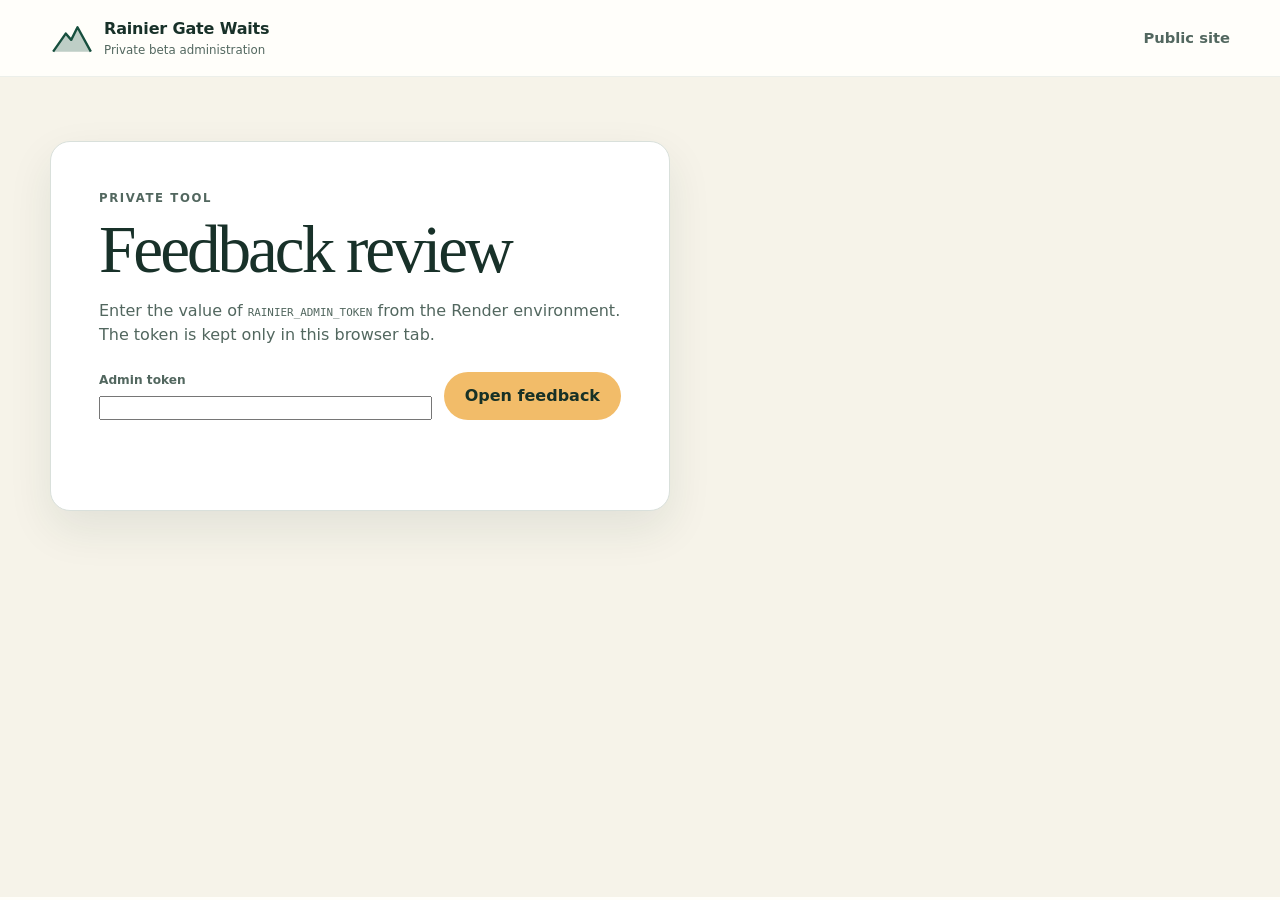
<file: admin-feedback.html>
<!doctype html>
<html lang="en">
<head>
  <meta charset="utf-8" />
  <meta name="viewport" content="width=device-width, initial-scale=1" />
  <meta name="robots" content="noindex,nofollow" />
  <title>Feedback review · Rainier Gate Waits</title>
  <link rel="stylesheet" href="styles.css" />
</head>
<body>
  <a class="skip-link" href="#main">Skip to main content</a>
  <header class="site-header">
    <div class="shell header-inner">
      <a class="brand" href="index.html" aria-label="Rainier Gate Waits home">
        <span class="brand-mark" aria-hidden="true">
          <svg viewBox="0 0 56 44" role="img">
            <path d="M4 39 20 16l7 8L35 8l17 31H4Z" fill="currentColor" opacity=".28"/>
            <path d="m4 39 16-23 7 8L35 8l17 31" fill="none" stroke="currentColor" stroke-width="3" stroke-linejoin="round"/>
          </svg>
        </span>
        <span><strong>Rainier Gate Waits</strong><small>Private beta administration</small></span>
      </a>
      <nav aria-label="Primary navigation"><a href="index.html">Public site</a></nav>
    </div>
  </header>

  <main class="admin-main" id="main">
    <div class="shell">
      <section class="admin-login" id="admin-login">
        <p class="eyebrow">Private tool</p>
        <h1>Feedback review</h1>
        <p>Enter the value of <code>RAINIER_ADMIN_TOKEN</code> from the Render environment. The token is kept only in this browser tab.</p>
        <form id="admin-login-form" class="admin-login-form">
          <label>
            Admin token
            <input type="password" id="admin-token" autocomplete="off" required />
          </label>
          <button class="button primary" type="submit">Open feedback</button>
        </form>
        <p id="admin-login-status" class="form-status" role="status"></p>
      </section>

      <section id="admin-dashboard" hidden>
        <div class="admin-heading">
          <div>
            <p class="eyebrow">Private beta administration</p>
            <h1>Feedback submissions</h1>
            <p id="feedback-count">Loading…</p>
          </div>
          <div class="admin-heading-actions">
            <button class="button secondary" type="button" id="download-feedback">Download CSV</button>
            <button class="button secondary" type="button" id="admin-logout">Lock dashboard</button>
          </div>
        </div>

        <div class="admin-toolbar">
          <label>
            Review status
            <select id="feedback-status-filter">
              <option value="">All submissions</option>
              <option value="new">New</option>
              <option value="reviewed">Reviewed</option>
              <option value="calibration">Useful for calibration</option>
              <option value="resolved">Resolved</option>
              <option value="spam">Spam</option>
            </select>
          </label>
          <button class="button secondary" type="button" id="refresh-feedback">Refresh</button>
        </div>

        <p id="admin-status" class="form-status" role="status" aria-live="polite"></p>
        <div id="feedback-list" class="feedback-admin-list"></div>
      </section>
    </div>
  </main>

  <script src="admin-feedback.js"></script>
</body>
</html>
</file>
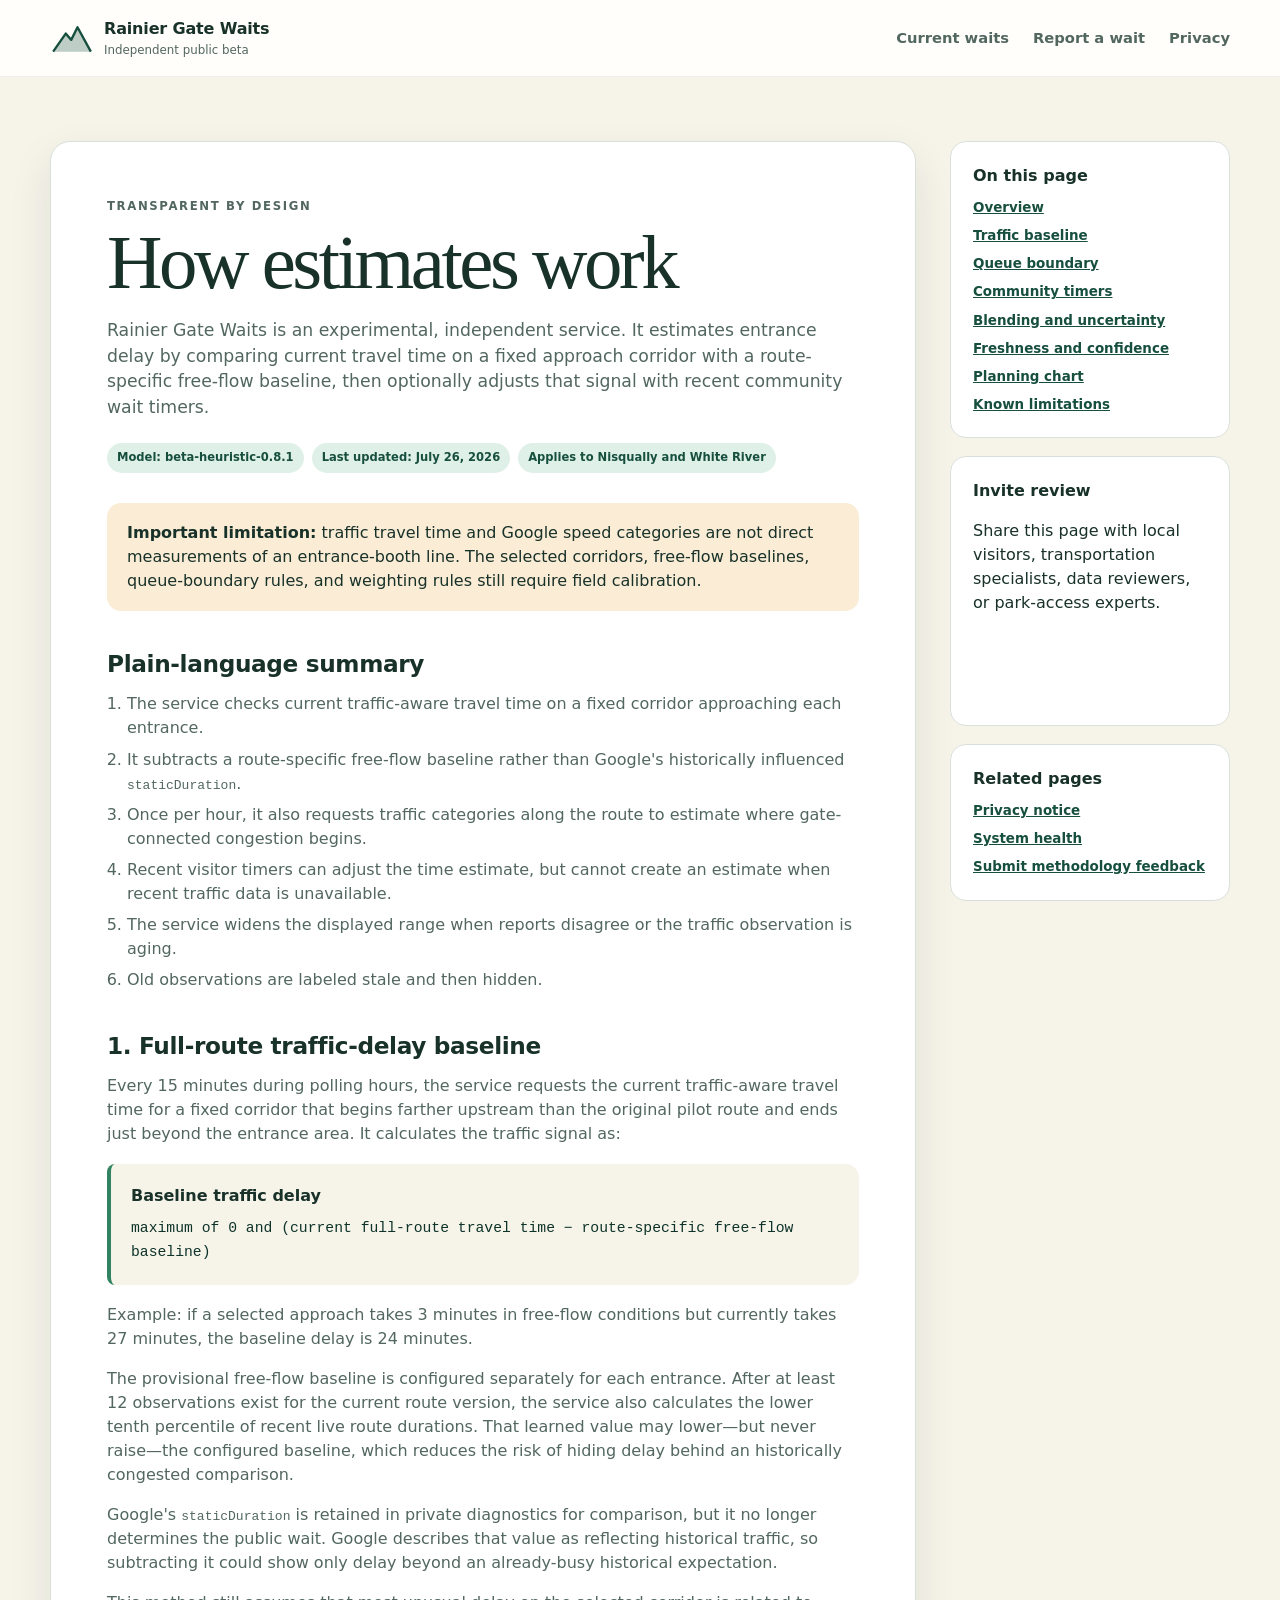
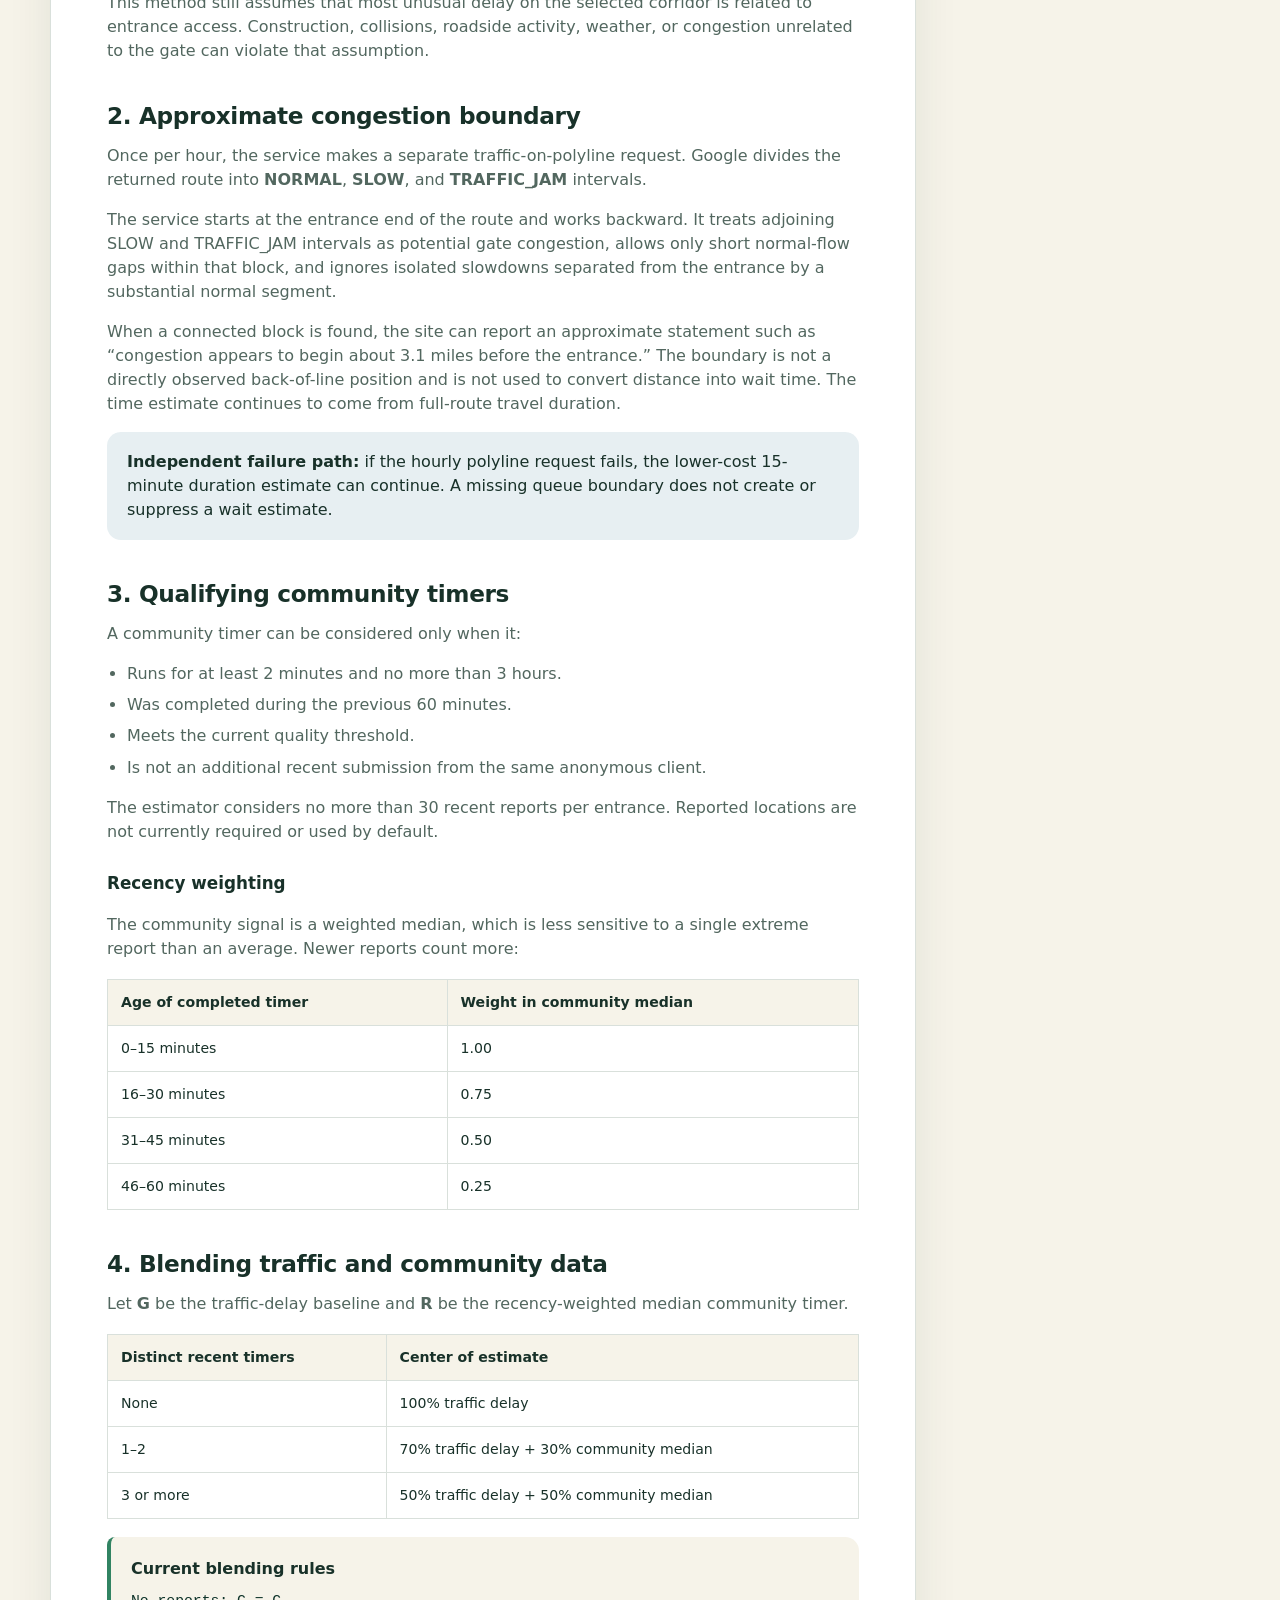
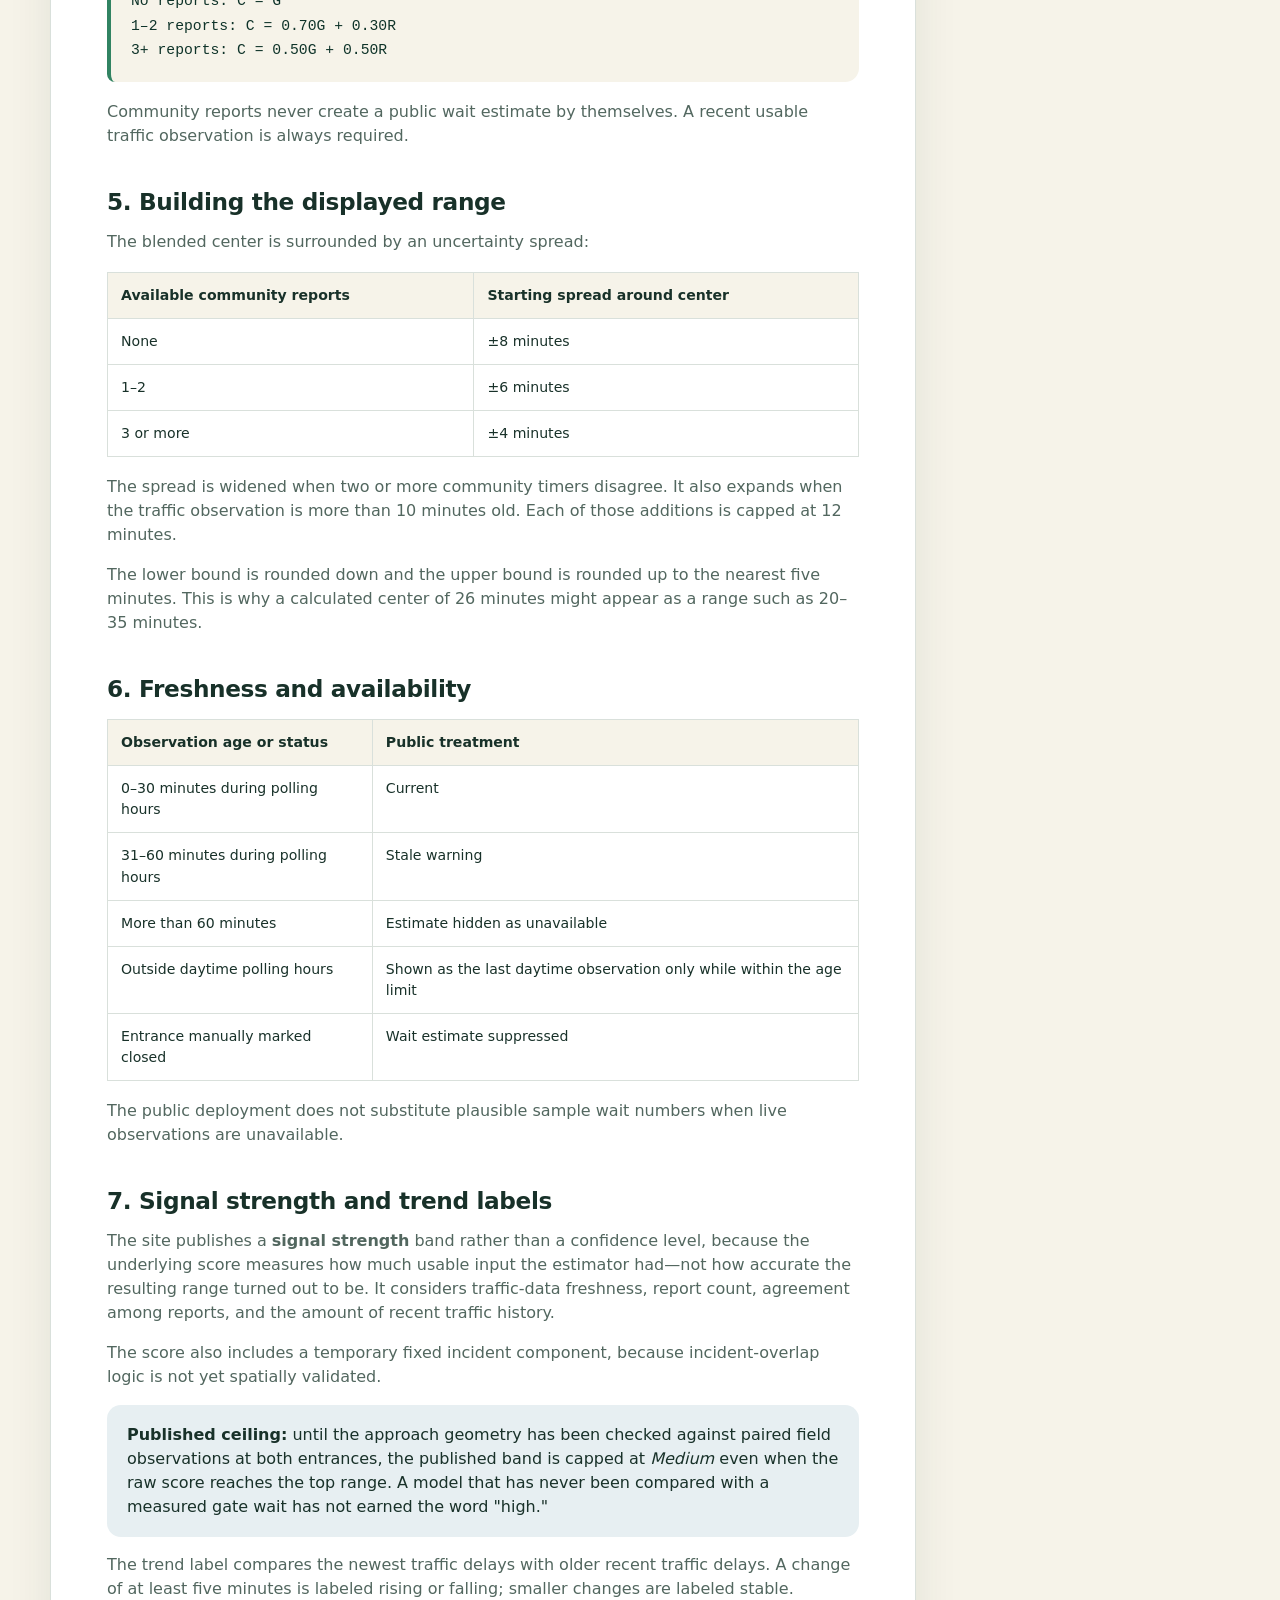
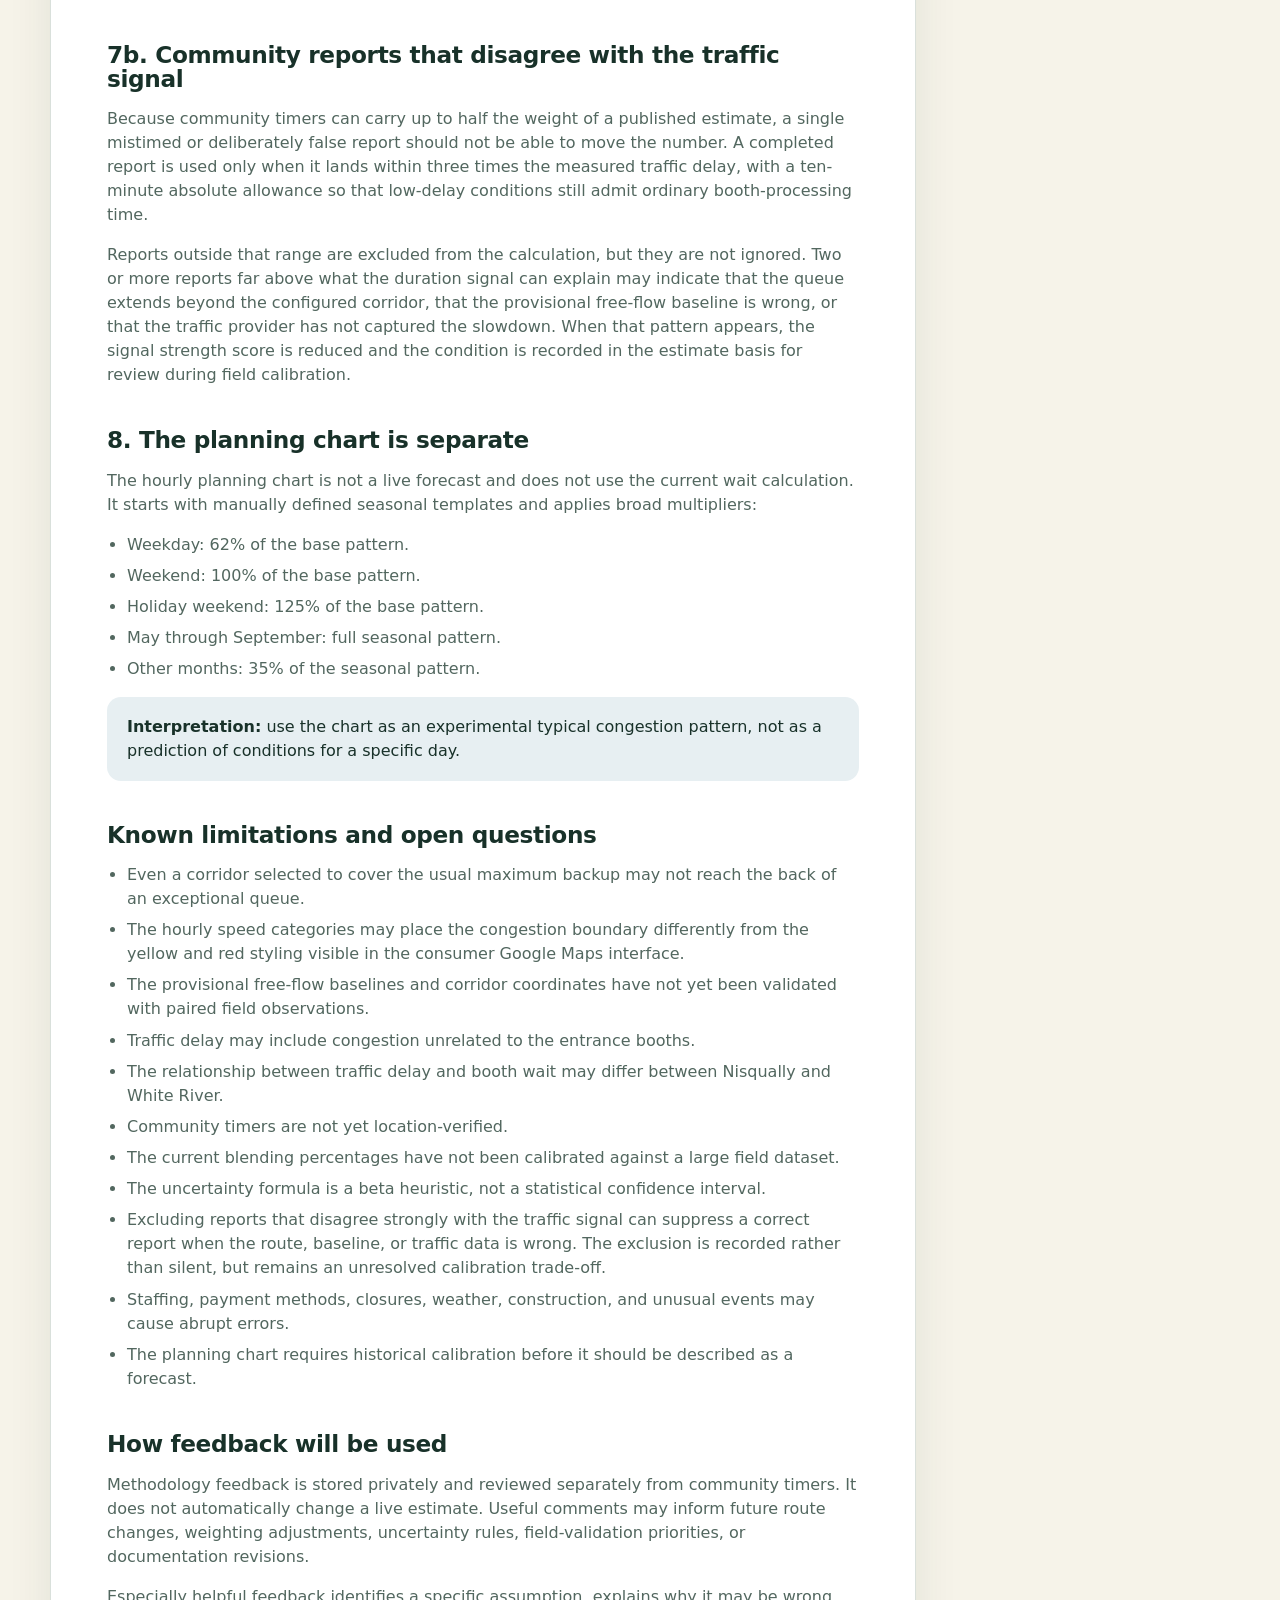
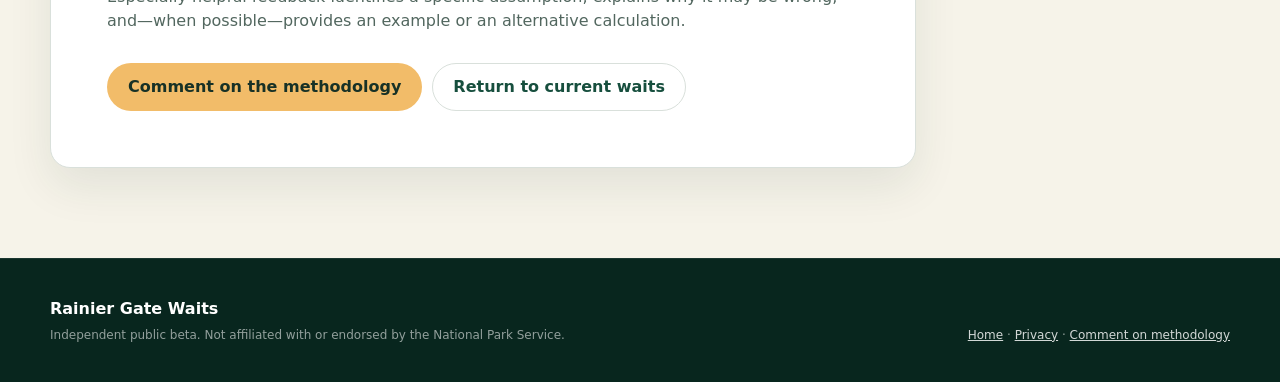
<file: methodology.html>
<!doctype html>
<html lang="en">
<head>
  <meta charset="utf-8" />
  <meta name="viewport" content="width=device-width, initial-scale=1" />
  <meta name="description" content="How Rainier Gate Waits calculates experimental entrance-delay estimates and planning patterns." />
  <title>How estimates work · Rainier Gate Waits</title>
  <meta name="theme-color" content="#1d3b2a" />
  <link rel="icon" href="favicon.svg" type="image/svg+xml" />
  <link rel="stylesheet" href="styles.css" />
</head>
<body>
  <a class="skip-link" href="#main">Skip to main content</a>

  <header class="site-header">
    <div class="shell header-inner">
      <a class="brand" href="index.html" aria-label="Rainier Gate Waits home">
        <span class="brand-mark" aria-hidden="true">
          <svg viewBox="0 0 56 44" role="img">
            <path d="M4 39 20 16l7 8L35 8l17 31H4Z" fill="currentColor" opacity=".28"/>
            <path d="m4 39 16-23 7 8L35 8l17 31" fill="none" stroke="currentColor" stroke-width="3" stroke-linejoin="round"/>
          </svg>
        </span>
        <span>
          <strong>Rainier Gate Waits</strong>
          <small>Independent public beta</small>
        </span>
      </a>
      <nav aria-label="Primary navigation">
        <a href="index.html#current">Current waits</a>
        <a href="index.html#report">Report a wait</a>
        <a href="privacy.html">Privacy</a>
      </nav>
    </div>
  </header>

  <main class="methodology-main" id="main">
    <div class="shell methodology-layout">
      <article class="methodology-card">
        <p class="eyebrow">Transparent by design</p>
        <h1>How estimates work</h1>
        <p class="methodology-lead">Rainier Gate Waits is an experimental, independent service. It estimates entrance delay by comparing current travel time on a fixed approach corridor with a route-specific free-flow baseline, then optionally adjusts that signal with recent community wait timers.</p>

        <div class="methodology-meta">
          <span>Model: beta-heuristic-0.8.1</span>
          <span>Last updated: July 26, 2026</span>
          <span>Applies to Nisqually and White River</span>
        </div>

        <div class="method-warning">
          <strong>Important limitation:</strong> traffic travel time and Google speed categories are not direct measurements of an entrance-booth line. The selected corridors, free-flow baselines, queue-boundary rules, and weighting rules still require field calibration.
        </div>

        <h2 id="summary">Plain-language summary</h2>
        <ol>
          <li>The service checks current traffic-aware travel time on a fixed corridor approaching each entrance.</li>
          <li>It subtracts a route-specific free-flow baseline rather than Google's historically influenced <code>staticDuration</code>.</li>
          <li>Once per hour, it also requests traffic categories along the route to estimate where gate-connected congestion begins.</li>
          <li>Recent visitor timers can adjust the time estimate, but cannot create an estimate when recent traffic data is unavailable.</li>
          <li>The service widens the displayed range when reports disagree or the traffic observation is aging.</li>
          <li>Old observations are labeled stale and then hidden.</li>
        </ol>

        <h2 id="traffic-baseline">1. Full-route traffic-delay baseline</h2>
        <p>Every 15 minutes during polling hours, the service requests the current traffic-aware travel time for a fixed corridor that begins farther upstream than the original pilot route and ends just beyond the entrance area. It calculates the traffic signal as:</p>
        <div class="formula-card">
          <strong>Baseline traffic delay</strong>
          <code>maximum of 0 and (current full-route travel time − route-specific free-flow baseline)</code>
        </div>
        <p>Example: if a selected approach takes 3 minutes in free-flow conditions but currently takes 27 minutes, the baseline delay is 24 minutes.</p>
        <p>The provisional free-flow baseline is configured separately for each entrance. After at least 12 observations exist for the current route version, the service also calculates the lower tenth percentile of recent live route durations. That learned value may lower—but never raise—the configured baseline, which reduces the risk of hiding delay behind an historically congested comparison.</p>
        <p>Google's <code>staticDuration</code> is retained in private diagnostics for comparison, but it no longer determines the public wait. Google describes that value as reflecting historical traffic, so subtracting it could show only delay beyond an already-busy historical expectation.</p>
        <p>This method still assumes that most unusual delay on the selected corridor is related to entrance access. Construction, collisions, roadside activity, weather, or congestion unrelated to the gate can violate that assumption.</p>

        <h2 id="queue-boundary">2. Approximate congestion boundary</h2>
        <p>Once per hour, the service makes a separate traffic-on-polyline request. Google divides the returned route into <strong>NORMAL</strong>, <strong>SLOW</strong>, and <strong>TRAFFIC_JAM</strong> intervals.</p>
        <p>The service starts at the entrance end of the route and works backward. It treats adjoining SLOW and TRAFFIC_JAM intervals as potential gate congestion, allows only short normal-flow gaps within that block, and ignores isolated slowdowns separated from the entrance by a substantial normal segment.</p>
        <p>When a connected block is found, the site can report an approximate statement such as “congestion appears to begin about 3.1 miles before the entrance.” The boundary is not a directly observed back-of-line position and is not used to convert distance into wait time. The time estimate continues to come from full-route travel duration.</p>
        <div class="method-note"><strong>Independent failure path:</strong> if the hourly polyline request fails, the lower-cost 15-minute duration estimate can continue. A missing queue boundary does not create or suppress a wait estimate.</div>

        <h2 id="community-timers">3. Qualifying community timers</h2>
        <p>A community timer can be considered only when it:</p>
        <ul>
          <li>Runs for at least 2 minutes and no more than 3 hours.</li>
          <li>Was completed during the previous 60 minutes.</li>
          <li>Meets the current quality threshold.</li>
          <li>Is not an additional recent submission from the same anonymous client.</li>
        </ul>
        <p>The estimator considers no more than 30 recent reports per entrance. Reported locations are not currently required or used by default.</p>

        <h3>Recency weighting</h3>
        <p>The community signal is a weighted median, which is less sensitive to a single extreme report than an average. Newer reports count more:</p>
        <div class="method-table-wrap">
          <table class="method-table">
            <thead><tr><th>Age of completed timer</th><th>Weight in community median</th></tr></thead>
            <tbody>
              <tr><td>0–15 minutes</td><td>1.00</td></tr>
              <tr><td>16–30 minutes</td><td>0.75</td></tr>
              <tr><td>31–45 minutes</td><td>0.50</td></tr>
              <tr><td>46–60 minutes</td><td>0.25</td></tr>
            </tbody>
          </table>
        </div>

        <h2 id="blending">4. Blending traffic and community data</h2>
        <p>Let <strong>G</strong> be the traffic-delay baseline and <strong>R</strong> be the recency-weighted median community timer.</p>
        <div class="method-table-wrap">
          <table class="method-table">
            <thead><tr><th>Distinct recent timers</th><th>Center of estimate</th></tr></thead>
            <tbody>
              <tr><td>None</td><td>100% traffic delay</td></tr>
              <tr><td>1–2</td><td>70% traffic delay + 30% community median</td></tr>
              <tr><td>3 or more</td><td>50% traffic delay + 50% community median</td></tr>
            </tbody>
          </table>
        </div>
        <div class="formula-card">
          <strong>Current blending rules</strong>
          <code>No reports: C = G<br />1–2 reports: C = 0.70G + 0.30R<br />3+ reports: C = 0.50G + 0.50R</code>
        </div>
        <p>Community reports never create a public wait estimate by themselves. A recent usable traffic observation is always required.</p>

        <h2 id="uncertainty">5. Building the displayed range</h2>
        <p>The blended center is surrounded by an uncertainty spread:</p>
        <div class="method-table-wrap">
          <table class="method-table">
            <thead><tr><th>Available community reports</th><th>Starting spread around center</th></tr></thead>
            <tbody>
              <tr><td>None</td><td>±8 minutes</td></tr>
              <tr><td>1–2</td><td>±6 minutes</td></tr>
              <tr><td>3 or more</td><td>±4 minutes</td></tr>
            </tbody>
          </table>
        </div>
        <p>The spread is widened when two or more community timers disagree. It also expands when the traffic observation is more than 10 minutes old. Each of those additions is capped at 12 minutes.</p>
        <p>The lower bound is rounded down and the upper bound is rounded up to the nearest five minutes. This is why a calculated center of 26 minutes might appear as a range such as 20–35 minutes.</p>

        <h2 id="freshness">6. Freshness and availability</h2>
        <div class="method-table-wrap">
          <table class="method-table">
            <thead><tr><th>Observation age or status</th><th>Public treatment</th></tr></thead>
            <tbody>
              <tr><td>0–30 minutes during polling hours</td><td>Current</td></tr>
              <tr><td>31–60 minutes during polling hours</td><td>Stale warning</td></tr>
              <tr><td>More than 60 minutes</td><td>Estimate hidden as unavailable</td></tr>
              <tr><td>Outside daytime polling hours</td><td>Shown as the last daytime observation only while within the age limit</td></tr>
              <tr><td>Entrance manually marked closed</td><td>Wait estimate suppressed</td></tr>
            </tbody>
          </table>
        </div>
        <p>The public deployment does not substitute plausible sample wait numbers when live observations are unavailable.</p>

        <h2 id="confidence">7. Signal strength and trend labels</h2>
        <p>The site publishes a <strong>signal strength</strong> band rather than a confidence level, because the underlying score measures how much usable input the estimator had—not how accurate the resulting range turned out to be. It considers traffic-data freshness, report count, agreement among reports, and the amount of recent traffic history.</p>
        <p>The score also includes a temporary fixed incident component, because incident-overlap logic is not yet spatially validated.</p>
        <div class="method-note"><strong>Published ceiling:</strong> until the approach geometry has been checked against paired field observations at both entrances, the published band is capped at <em>Medium</em> even when the raw score reaches the top range. A model that has never been compared with a measured gate wait has not earned the word "high."</div>
        <p>The trend label compares the newest traffic delays with older recent traffic delays. A change of at least five minutes is labeled rising or falling; smaller changes are labeled stable.</p>

        <h2 id="outliers">7b. Community reports that disagree with the traffic signal</h2>
        <p>Because community timers can carry up to half the weight of a published estimate, a single mistimed or deliberately false report should not be able to move the number. A completed report is used only when it lands within three times the measured traffic delay, with a ten-minute absolute allowance so that low-delay conditions still admit ordinary booth-processing time.</p>
        <p>Reports outside that range are excluded from the calculation, but they are not ignored. Two or more reports far above what the duration signal can explain may indicate that the queue extends beyond the configured corridor, that the provisional free-flow baseline is wrong, or that the traffic provider has not captured the slowdown. When that pattern appears, the signal strength score is reduced and the condition is recorded in the estimate basis for review during field calibration.</p>

        <h2 id="planning-chart">8. The planning chart is separate</h2>
        <p>The hourly planning chart is not a live forecast and does not use the current wait calculation. It starts with manually defined seasonal templates and applies broad multipliers:</p>
        <ul>
          <li>Weekday: 62% of the base pattern.</li>
          <li>Weekend: 100% of the base pattern.</li>
          <li>Holiday weekend: 125% of the base pattern.</li>
          <li>May through September: full seasonal pattern.</li>
          <li>Other months: 35% of the seasonal pattern.</li>
        </ul>
        <div class="method-note"><strong>Interpretation:</strong> use the chart as an experimental typical congestion pattern, not as a prediction of conditions for a specific day.</div>

        <h2 id="limitations">Known limitations and open questions</h2>
        <ul>
          <li>Even a corridor selected to cover the usual maximum backup may not reach the back of an exceptional queue.</li>
          <li>The hourly speed categories may place the congestion boundary differently from the yellow and red styling visible in the consumer Google Maps interface.</li>
          <li>The provisional free-flow baselines and corridor coordinates have not yet been validated with paired field observations.</li>
          <li>Traffic delay may include congestion unrelated to the entrance booths.</li>
          <li>The relationship between traffic delay and booth wait may differ between Nisqually and White River.</li>
          <li>Community timers are not yet location-verified.</li>
          <li>The current blending percentages have not been calibrated against a large field dataset.</li>
          <li>The uncertainty formula is a beta heuristic, not a statistical confidence interval.</li>
          <li>Excluding reports that disagree strongly with the traffic signal can suppress a correct report when the route, baseline, or traffic data is wrong. The exclusion is recorded rather than silent, but remains an unresolved calibration trade-off.</li>
          <li>Staffing, payment methods, closures, weather, construction, and unusual events may cause abrupt errors.</li>
          <li>The planning chart requires historical calibration before it should be described as a forecast.</li>
        </ul>

        <h2 id="feedback-use">How feedback will be used</h2>
        <p>Methodology feedback is stored privately and reviewed separately from community timers. It does not automatically change a live estimate. Useful comments may inform future route changes, weighting adjustments, uncertainty rules, field-validation priorities, or documentation revisions.</p>
        <p>Especially helpful feedback identifies a specific assumption, explains why it may be wrong, and—when possible—provides an example or an alternative calculation.</p>

        <div class="methodology-actions">
          <a class="button primary" href="index.html?feedback=methodology#method">Comment on the methodology</a>
          <a class="button secondary" href="index.html#current">Return to current waits</a>
        </div>
      </article>

      <aside class="methodology-sidebar" aria-label="Methodology navigation and sharing">
        <div class="methodology-sidebar-card">
          <strong>On this page</strong>
          <a href="#summary">Overview</a>
          <a href="#traffic-baseline">Traffic baseline</a>
          <a href="#queue-boundary">Queue boundary</a>
          <a href="#community-timers">Community timers</a>
          <a href="#blending">Blending and uncertainty</a>
          <a href="#freshness">Freshness and confidence</a>
          <a href="#planning-chart">Planning chart</a>
          <a href="#limitations">Known limitations</a>
        </div>
        <div class="methodology-sidebar-card">
          <strong>Invite review</strong>
          <p>Share this page with local visitors, transportation specialists, data reviewers, or park-access experts.</p>
          <button class="button secondary" type="button" id="copy-methodology-link">Copy page link</button>
          <p class="copy-status" id="copy-methodology-status" role="status" aria-live="polite"></p>
        </div>
        <div class="methodology-sidebar-card">
          <strong>Related pages</strong>
          <a href="privacy.html">Privacy notice</a>
          <a href="/api/v1/health">System health</a>
          <a href="index.html?feedback=methodology#method">Submit methodology feedback</a>
        </div>
      </aside>
    </div>
  </main>

  <footer>
    <div class="shell footer-inner">
      <div>
        <strong>Rainier Gate Waits</strong>
        <p>Independent public beta. Not affiliated with or endorsed by the National Park Service.</p>
      </div>
      <p><a href="index.html">Home</a> · <a href="privacy.html">Privacy</a> · <a href="index.html?feedback=methodology#method">Comment on methodology</a></p>
    </div>
  </footer>

  <script src="methodology.js"></script>
</body>
</html>
</file>
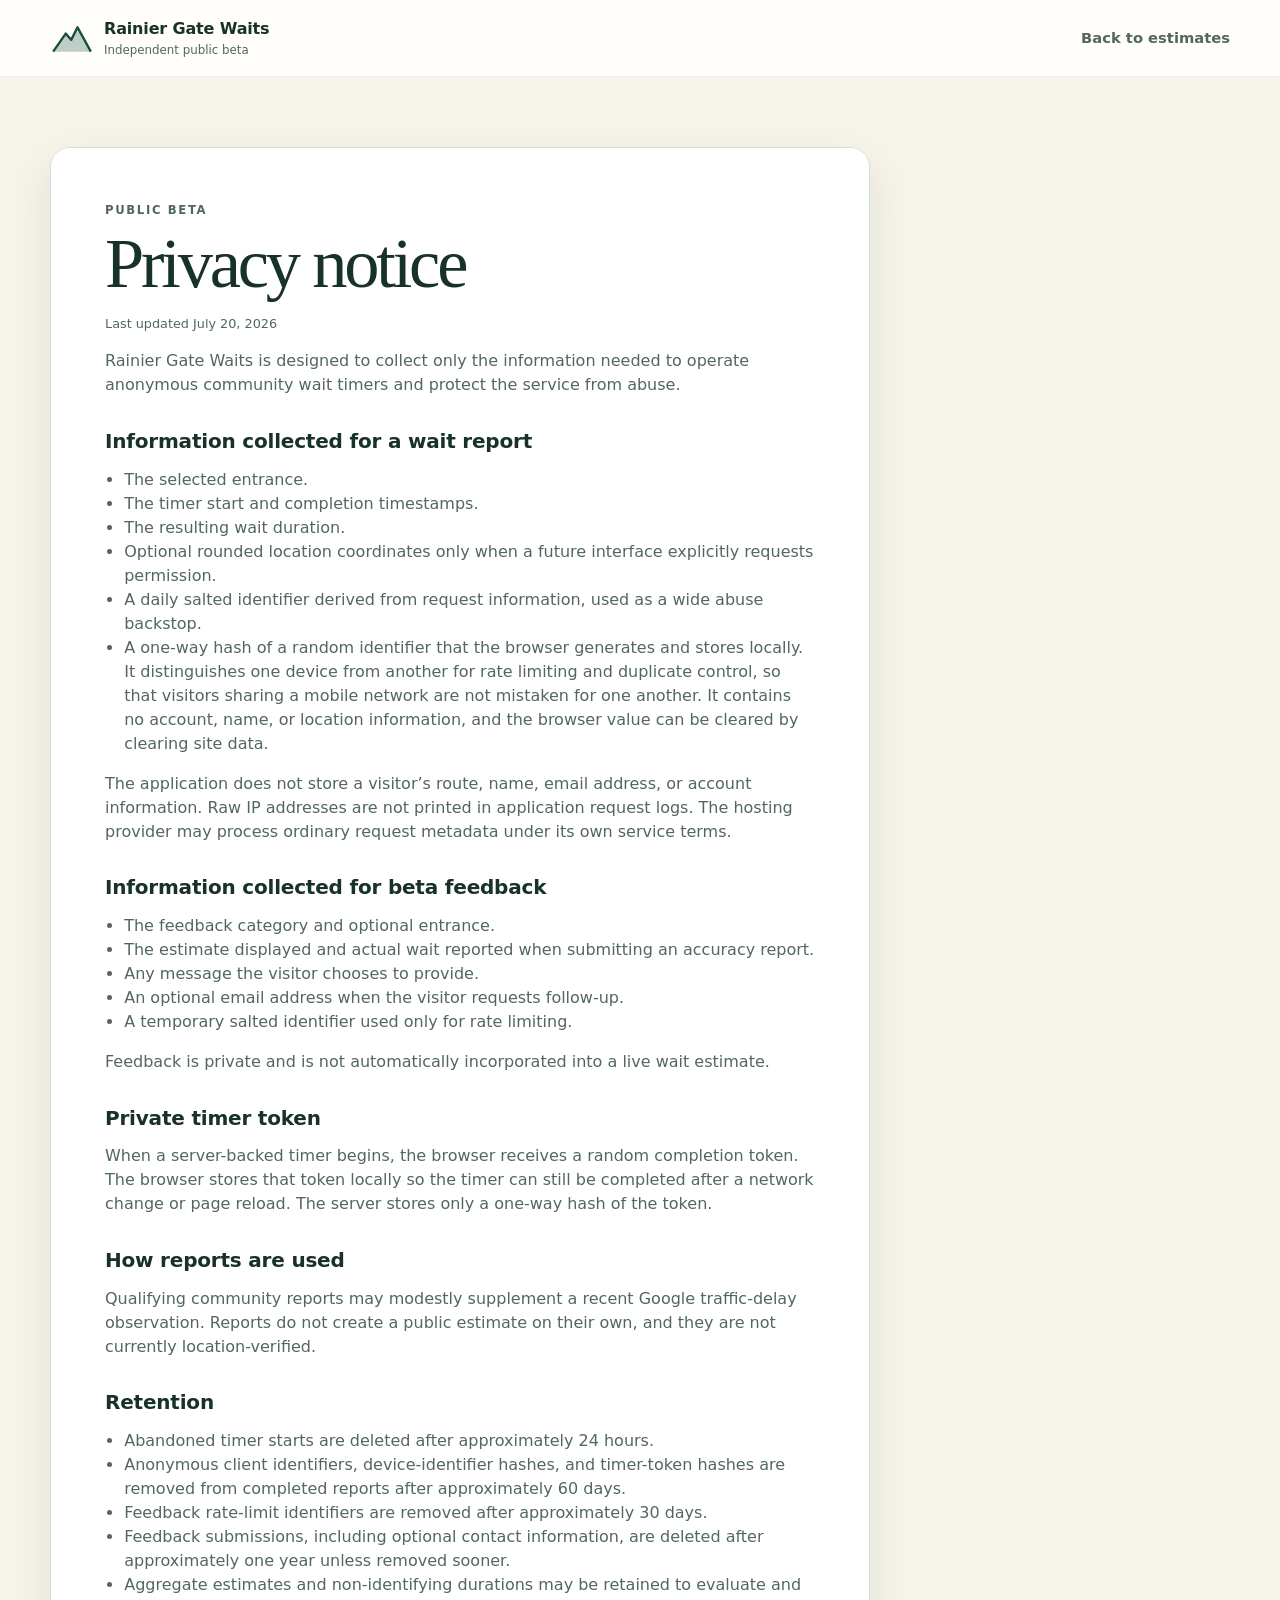
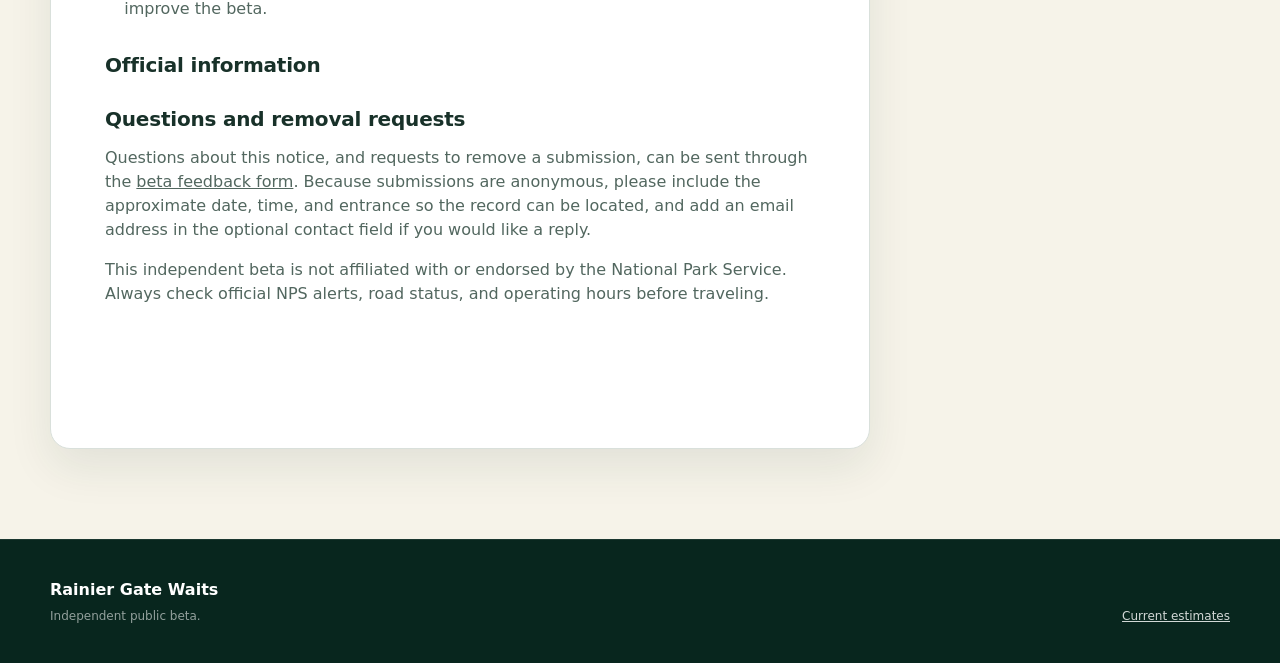
<file: privacy.html>
<!doctype html>
<html lang="en">
<head>
  <meta charset="utf-8" />
  <meta name="viewport" content="width=device-width, initial-scale=1" />
  <meta name="description" content="Privacy notice for the Rainier Gate Waits public beta." />
  <title>Privacy · Rainier Gate Waits</title>
  <meta name="theme-color" content="#1d3b2a" />
  <link rel="icon" href="favicon.svg" type="image/svg+xml" />
  <link rel="stylesheet" href="styles.css" />
</head>
<body>
  <a class="skip-link" href="#main">Skip to main content</a>
  <header class="site-header">
    <div class="shell header-inner">
      <a class="brand" href="index.html" aria-label="Rainier Gate Waits home">
        <span class="brand-mark" aria-hidden="true">
          <svg viewBox="0 0 56 44" role="img">
            <path d="M4 39 20 16l7 8L35 8l17 31H4Z" fill="currentColor" opacity=".28"/>
            <path d="m4 39 16-23 7 8L35 8l17 31" fill="none" stroke="currentColor" stroke-width="3" stroke-linejoin="round"/>
          </svg>
        </span>
        <span><strong>Rainier Gate Waits</strong><small>Independent public beta</small></span>
      </a>
      <nav aria-label="Primary navigation"><a href="index.html">Back to estimates</a></nav>
    </div>
  </header>

  <main class="legal-main" id="main">
    <div class="shell">
      <article class="legal-card">
        <p class="eyebrow">Public beta</p>
        <h1>Privacy notice</h1>
        <p class="updated">Last updated July 20, 2026</p>
        <p>Rainier Gate Waits is designed to collect only the information needed to operate anonymous community wait timers and protect the service from abuse.</p>

        <h2>Information collected for a wait report</h2>
        <ul>
          <li>The selected entrance.</li>
          <li>The timer start and completion timestamps.</li>
          <li>The resulting wait duration.</li>
          <li>Optional rounded location coordinates only when a future interface explicitly requests permission.</li>
          <li>A daily salted identifier derived from request information, used as a wide abuse backstop.</li>
          <li>A one-way hash of a random identifier that the browser generates and stores locally. It distinguishes one device from another for rate limiting and duplicate control, so that visitors sharing a mobile network are not mistaken for one another. It contains no account, name, or location information, and the browser value can be cleared by clearing site data.</li>
        </ul>
        <p>The application does not store a visitor’s route, name, email address, or account information. Raw IP addresses are not printed in application request logs. The hosting provider may process ordinary request metadata under its own service terms.</p>

        <h2>Information collected for beta feedback</h2>
        <ul>
          <li>The feedback category and optional entrance.</li>
          <li>The estimate displayed and actual wait reported when submitting an accuracy report.</li>
          <li>Any message the visitor chooses to provide.</li>
          <li>An optional email address when the visitor requests follow-up.</li>
          <li>A temporary salted identifier used only for rate limiting.</li>
        </ul>
        <p>Feedback is private and is not automatically incorporated into a live wait estimate.</p>

        <h2>Private timer token</h2>
        <p>When a server-backed timer begins, the browser receives a random completion token. The browser stores that token locally so the timer can still be completed after a network change or page reload. The server stores only a one-way hash of the token.</p>

        <h2>How reports are used</h2>
        <p>Qualifying community reports may modestly supplement a recent Google traffic-delay observation. Reports do not create a public estimate on their own, and they are not currently location-verified.</p>

        <h2>Retention</h2>
        <ul>
          <li>Abandoned timer starts are deleted after approximately 24 hours.</li>
          <li>Anonymous client identifiers, device-identifier hashes, and timer-token hashes are removed from completed reports after approximately 60 days.</li>
          <li>Feedback rate-limit identifiers are removed after approximately 30 days.</li>
          <li>Feedback submissions, including optional contact information, are deleted after approximately one year unless removed sooner.</li>
          <li>Aggregate estimates and non-identifying durations may be retained to evaluate and improve the beta.</li>
        </ul>

        <h2>Official information</h2>
        <h2>Questions and removal requests</h2>
        <p>Questions about this notice, and requests to remove a submission, can be sent through the <a href="index.html?feedback=general#top">beta feedback form</a>. Because submissions are anonymous, please include the approximate date, time, and entrance so the record can be located, and add an email address in the optional contact field if you would like a reply.</p>
        <p>This independent beta is not affiliated with or endorsed by the National Park Service. Always check official NPS alerts, road status, and operating hours before traveling.</p>

        <a class="button secondary" href="index.html">Return to Rainier Gate Waits</a>
      </article>
    </div>
  </main>

  <footer>
    <div class="shell footer-inner">
      <div><strong>Rainier Gate Waits</strong><p>Independent public beta.</p></div>
      <p><a href="index.html">Current estimates</a></p>
    </div>
  </footer>
</body>
</html>
</file>
<file: styles.css>
:root {
  --ink: #183129;
  --ink-soft: #52675f;
  --forest: #174f3e;
  --forest-dark: #0e3329;
  --moss: #9db39e;
  --cream: #f6f3e9;
  --paper: #fffefa;
  --line: #d9e0db;
  --amber: #d68b2d;
  --amber-soft: #faecd5;
  --red: #b94a3c;
  --red-soft: #f7dfda;
  --green: #318362;
  --green-soft: #dff0e8;
  --blue-soft: #e7eff2;
  --shadow: 0 18px 45px rgba(21, 51, 41, .09);
  --radius: 20px;
}

* { box-sizing: border-box; }
html { scroll-behavior: smooth; }
body {
  margin: 0;
  color: var(--ink);
  background: var(--paper);
  font-family: Inter, ui-sans-serif, system-ui, -apple-system, BlinkMacSystemFont, "Segoe UI", sans-serif;
  line-height: 1.5;
}
button, input, select { font: inherit; }
a { color: inherit; }
svg { display: block; }

.skip-link {
  position: fixed;
  top: 8px;
  left: 8px;
  z-index: 100;
  transform: translateY(-150%);
  background: white;
  padding: .7rem 1rem;
  border-radius: 8px;
}
.skip-link:focus { transform: none; }

.shell { width: min(1180px, calc(100% - 40px)); margin-inline: auto; }
.site-header {
  position: sticky;
  top: 0;
  z-index: 50;
  background: rgba(255, 254, 250, .93);
  border-bottom: 1px solid rgba(24, 49, 41, .08);
  backdrop-filter: blur(16px);
}
.header-inner { min-height: 76px; display: flex; align-items: center; justify-content: space-between; gap: 32px; }
.brand { display: flex; align-items: center; gap: 10px; text-decoration: none; }
.brand-mark { width: 44px; color: var(--forest); }
.brand strong, .brand small { display: block; }
.brand strong { font-size: 1rem; letter-spacing: -.01em; }
.brand small { color: var(--ink-soft); font-size: .74rem; margin-top: 1px; }
nav { display: flex; align-items: center; gap: 24px; }
nav a { text-decoration: none; color: var(--ink-soft); font-size: .92rem; font-weight: 650; }
nav a:hover { color: var(--forest); }

.hero {
  color: white;
  background:
    linear-gradient(110deg, rgba(8, 47, 36, .98), rgba(18, 80, 60, .93)),
    radial-gradient(circle at 78% 20%, #648e74, transparent 35%);
  overflow: hidden;
}
.hero-grid {
  min-height: 510px;
  display: grid;
  grid-template-columns: 1.25fr .75fr;
  align-items: center;
  gap: 70px;
  padding-block: 80px;
}
.eyebrow { margin: 0 0 .6rem; text-transform: uppercase; letter-spacing: .14em; font-size: .73rem; font-weight: 800; color: var(--green); }
.hero .eyebrow, .dark .eyebrow { color: #bdd6c6; }
h1 { margin: 0; max-width: 760px; font-family: Georgia, "Times New Roman", serif; font-size: clamp(3rem, 6vw, 5.7rem); line-height: .98; letter-spacing: -.045em; font-weight: 500; }
.hero-copy { max-width: 660px; font-size: 1.14rem; color: rgba(255,255,255,.82); margin: 1.5rem 0 0; }
.hero-actions { display: flex; flex-wrap: wrap; gap: 12px; margin-top: 30px; }
.button {
  display: inline-flex;
  justify-content: center;
  align-items: center;
  min-height: 48px;
  padding: 0 20px;
  border: 1px solid transparent;
  border-radius: 999px;
  text-decoration: none;
  font-weight: 800;
  cursor: pointer;
  transition: transform .18s ease, background .18s ease, border-color .18s ease;
}
.button:hover { transform: translateY(-1px); }
.button.primary { background: #f2bc69; color: #173126; }
.button.primary:hover { background: #ffc978; }
.button.secondary { border-color: rgba(255,255,255,.35); color: white; background: rgba(255,255,255,.08); }
.section .button.secondary { border-color: var(--line); color: var(--forest); background: white; }
.status-line { margin-top: 28px; display: flex; align-items: center; gap: 9px; color: rgba(255,255,255,.72); font-size: .86rem; }
.live-dot { width: 9px; height: 9px; border-radius: 50%; background: #69d69a; box-shadow: 0 0 0 5px rgba(105,214,154,.14); }

.hero-summary { border: 1px solid rgba(255,255,255,.2); border-radius: 24px; padding: 14px 26px 20px; background: rgba(255,255,255,.08); box-shadow: 0 28px 70px rgba(0,0,0,.18); backdrop-filter: blur(12px); }
.summary-item { display: flex; justify-content: space-between; align-items: baseline; gap: 20px; padding: 18px 0; border-bottom: 1px solid rgba(255,255,255,.15); }
.summary-item span { font-size: .82rem; color: rgba(255,255,255,.7); }
.summary-item strong { font-size: 1.05rem; text-align: right; }
.experimental-note { margin: 18px 0 0; color: rgba(255,255,255,.58); font-size: .75rem; }

.section { padding-block: 88px; }
.section.muted { background: var(--cream); }
.section.dark { background: var(--forest-dark); color: white; }
.section-heading { display: flex; align-items: end; justify-content: space-between; gap: 40px; margin-bottom: 30px; }
.section-heading.compact { align-items: center; }
h2 { margin: 0; font-family: Georgia, "Times New Roman", serif; font-weight: 500; font-size: clamp(2.2rem, 4.3vw, 3.8rem); line-height: 1.04; letter-spacing: -.035em; }
h3, h4 { margin-top: 0; }
.section-intro { max-width: 500px; margin: 0; color: var(--ink-soft); }
.light-heading .section-intro { color: rgba(255,255,255,.68); }
.legend { display: flex; gap: 16px; flex-wrap: wrap; font-size: .77rem; color: var(--ink-soft); }
.legend span { display: flex; align-items: center; gap: 6px; }
.confidence { width: 8px; height: 8px; border-radius: 50%; display: inline-block; }
.confidence.high { background: var(--green); }
.confidence.medium { background: var(--amber); }
.confidence.low { background: #86969e; }

.card-grid { display: grid; grid-template-columns: repeat(2, minmax(0, 1fr)); gap: 20px; }
.entrance-card { position: relative; padding: 24px; min-height: 292px; border: 1px solid var(--line); border-radius: var(--radius); background: white; box-shadow: var(--shadow); overflow: hidden; }
.entrance-card::before { content: ""; position: absolute; inset: 0 0 auto; height: 5px; background: var(--green); }
.entrance-card.severe::before { background: var(--red); }
.entrance-card.moderate::before { background: var(--amber); }
.entrance-card.clear::before { background: var(--green); }
.card-top { display: flex; justify-content: space-between; gap: 16px; align-items: start; }
.card-top h3 { margin-bottom: 3px; font-size: 1.25rem; }
.card-top p { margin: 0; font-size: .78rem; color: var(--ink-soft); }
.status-pill { border-radius: 999px; padding: 5px 9px; font-size: .68rem; font-weight: 800; white-space: nowrap; background: var(--green-soft); color: var(--forest); }
.status-pill.severe { background: var(--red-soft); color: #8d3028; }
.status-pill.moderate { background: var(--amber-soft); color: #885516; }
.wait-number { display: flex; align-items: baseline; gap: 8px; margin: 32px 0 6px; }
.wait-number strong { font-family: Georgia, "Times New Roman", serif; font-weight: 500; font-size: 3.05rem; letter-spacing: -.05em; line-height: 1; }
.wait-number span { color: var(--ink-soft); font-weight: 700; }
.queue-detail { margin: 0; color: var(--ink-soft); font-size: .89rem; }
.metric-row { margin-top: 25px; padding-top: 18px; border-top: 1px solid var(--line); display: grid; grid-template-columns: 1fr 1fr; gap: 12px; }
.metric-row span { display: block; color: var(--ink-soft); font-size: .7rem; }
.metric-row strong { display: block; margin-top: 3px; font-size: .86rem; }

.map-panel { margin-top: 24px; border: 1px solid var(--line); border-radius: var(--radius); background: white; overflow: hidden; box-shadow: var(--shadow); }
.panel-heading { display: flex; justify-content: space-between; align-items: end; gap: 24px; padding: 24px 28px; border-bottom: 1px solid var(--line); }
.panel-heading h3 { margin: 0; font-family: Georgia, "Times New Roman", serif; font-size: 1.8rem; font-weight: 500; }
.panel-heading > p { margin: 0; font-size: .78rem; color: var(--ink-soft); }
.map-layout { display: grid; grid-template-columns: minmax(0, 1fr) 310px; }
.schematic-map { min-height: 460px; display: grid; place-items: center; padding: 16px; background: #f4f7f4; border-right: 1px solid var(--line); }
.schematic-map svg { width: 100%; height: auto; max-height: 440px; }
.park-shape { fill: #e5eee8; stroke: #b8cabc; stroke-width: 2; stroke-dasharray: 5 7; }
.mountain-line { fill: none; stroke: #839f8f; stroke-width: 4; stroke-linecap: round; stroke-linejoin: round; }
.snow-line { fill: white; stroke: none; }
.road { fill: none; stroke: #c6cdc8; stroke-width: 8; stroke-linecap: round; }
.queue-line { fill: none; stroke-width: 8; stroke-linecap: round; }
.queue-line.severe { stroke: var(--red); }
.queue-line.moderate { stroke: var(--amber); }
.queue-line.clear { stroke: var(--green); }
.gate-marker circle { fill: var(--forest); stroke: white; stroke-width: 4; }
.gate-marker text { font-size: 15px; font-weight: 800; fill: var(--ink); }
.gate-marker .map-wait { font-size: 12px; font-weight: 650; fill: var(--ink-soft); }
.map-label, .road-label { fill: var(--ink-soft); font-size: 11px; font-weight: 700; letter-spacing: .08em; }
.park-name { font-size: 12px; letter-spacing: .16em; }
.conditions-panel { padding: 28px; }
.conditions-panel h4 { margin-bottom: 18px; font-size: 1rem; }
.alert-item { padding: 14px 0; border-top: 1px solid var(--line); }
.alert-item:first-child { border-top: 0; padding-top: 0; }
.alert-item strong { display: block; font-size: .85rem; }
.alert-item p { margin: 4px 0 0; font-size: .78rem; color: var(--ink-soft); }
.alert-tag { display: inline-block; margin-bottom: 6px; border-radius: 99px; padding: 3px 7px; background: var(--blue-soft); color: #3c6573; font-size: .62rem; font-weight: 850; text-transform: uppercase; letter-spacing: .08em; }
.text-link { display: inline-block; margin-top: 16px; color: var(--forest); font-size: .84rem; font-weight: 800; text-decoration: none; }

.planner { display: grid; grid-template-columns: 270px minmax(0, 1fr); background: white; border: 1px solid var(--line); border-radius: var(--radius); overflow: hidden; box-shadow: var(--shadow); }
.planner-controls { padding: 28px; border-right: 1px solid var(--line); display: flex; flex-direction: column; gap: 20px; }
label { display: grid; gap: 7px; color: var(--ink-soft); font-size: .76rem; font-weight: 800; }
select, input[type="date"] { min-height: 46px; width: 100%; border: 1px solid #cbd5cf; border-radius: 10px; background: white; color: var(--ink); padding: 0 12px; }
.forecast-wrap { padding: 28px; min-width: 0; }
.forecast-summary { display: flex; justify-content: space-between; align-items: center; gap: 20px; padding-bottom: 22px; border-bottom: 1px solid var(--line); }
.forecast-summary div { display: grid; gap: 3px; }
.forecast-summary span { color: var(--ink-soft); font-size: .72rem; }
.forecast-summary strong { font-size: 1rem; }
.forecast-chart { min-height: 275px; display: flex; align-items: end; gap: 8px; padding: 34px 4px 0; overflow-x: auto; }
.forecast-column { flex: 1 0 48px; min-width: 48px; display: grid; grid-template-rows: 205px auto auto; justify-items: center; gap: 6px; }
.forecast-bar-wrap { width: 100%; height: 205px; display: flex; align-items: end; }
.forecast-bar { position: relative; width: 100%; min-height: 6px; border-radius: 7px 7px 3px 3px; background: var(--green); }
.forecast-bar.moderate { background: var(--amber); }
.forecast-bar.severe { background: var(--red); }
.forecast-bar span { position: absolute; top: -22px; left: 50%; transform: translateX(-50%); font-size: .68rem; font-weight: 850; white-space: nowrap; }
.forecast-time { color: var(--ink-soft); font-size: .7rem; }
.forecast-range { font-size: .65rem; color: var(--ink-soft); white-space: nowrap; }
.forecast-caption { margin: 20px 0 0; color: var(--ink-soft); font-size: .72rem; }

.report-grid { display: grid; grid-template-columns: 1fr .8fr; gap: 90px; align-items: center; }
.report-grid > div:first-child > p:not(.eyebrow) { max-width: 650px; color: var(--ink-soft); font-size: 1rem; }
.privacy-note { display: grid; gap: 3px; margin-top: 24px; border-left: 4px solid var(--green); padding: 10px 0 10px 16px; }
.privacy-note strong { font-size: .86rem; }
.privacy-note span { color: var(--ink-soft); font-size: .82rem; }
.timer-card { padding: 28px; border-radius: var(--radius); background: var(--cream); border: 1px solid var(--line); box-shadow: var(--shadow); }
.timer-display { margin: 30px 0 6px; font-family: ui-monospace, SFMono-Regular, Menlo, monospace; font-size: clamp(2.7rem, 7vw, 4.6rem); line-height: 1; letter-spacing: -.06em; }
.timer-card > p { margin: 0; color: var(--ink-soft); font-size: .82rem; }
.timer-actions { display: flex; gap: 10px; margin-top: 26px; }
.timer-actions button { flex: 1; }
.timer-actions button:disabled { opacity: .45; cursor: not-allowed; transform: none; }
/* Passenger-only timer safety framing (RCW 46.61.672). */
.safety-note { display: grid; gap: 4px; margin-top: 16px; padding: 14px 16px; border-radius: 12px; background: var(--red-soft); border: 1px solid rgba(185,74,60,.32); }
.safety-note strong { font-size: .86rem; color: #8d3025; }
.safety-note span { color: #6d3830; font-size: .82rem; }
.timer-safety { margin-top: 18px !important; padding-top: 14px; border-top: 1px solid var(--line); color: #8d3025 !important; font-weight: 700; }

/* Gate requirements panel. */
.entry-requirements { margin-top: 20px; padding-top: 18px; border-top: 1px solid var(--line); }
.entry-requirements h5 { margin: 0 0 10px; font-size: .78rem; font-weight: 850; text-transform: uppercase; letter-spacing: .08em; color: var(--ink); }
.entry-requirements ul { margin: 0; padding-left: 1.05rem; display: grid; gap: 7px; }
.entry-requirements li { color: var(--ink-soft); font-size: .82rem; }
.entry-requirements p { margin: 12px 0 0; font-size: .78rem; color: var(--ink-soft); }
.entry-requirements a { color: var(--forest); font-weight: 800; }

.timer-result { margin-top: 18px; padding: 14px; background: white; border: 1px solid var(--line); border-radius: 12px; font-size: .82rem; }

.method-grid { display: grid; grid-template-columns: repeat(4, 1fr); gap: 18px; margin-top: 38px; }
.method-grid article { min-height: 240px; padding: 24px; border: 1px solid rgba(255,255,255,.14); border-radius: 16px; background: rgba(255,255,255,.045); }
.step-number { color: #aac7b3; font-size: .75rem; font-weight: 850; letter-spacing: .12em; }
.method-grid h3 { margin: 38px 0 10px; font-size: 1.08rem; }
.method-grid p { margin: 0; color: rgba(255,255,255,.68); font-size: .86rem; }
.source-strip { margin-top: 24px; padding: 20px 24px; border: 1px solid rgba(255,255,255,.14); border-radius: 16px; display: flex; align-items: center; gap: 28px; }
.source-strip > span { font-size: .72rem; font-weight: 850; text-transform: uppercase; letter-spacing: .1em; color: #aac7b3; white-space: nowrap; }
.source-strip ul { list-style: none; display: flex; flex-wrap: wrap; gap: 9px; margin: 0; padding: 0; }
.source-strip li { border-radius: 999px; background: rgba(255,255,255,.1); padding: 6px 10px; font-size: .72rem; color: rgba(255,255,255,.78); }

footer { padding-block: 38px; background: #08261e; color: white; border-top: 1px solid rgba(255,255,255,.08); }
.footer-inner { display: flex; align-items: end; justify-content: space-between; gap: 30px; }
.footer-inner p { margin: 5px 0 0; color: rgba(255,255,255,.56); font-size: .75rem; }

@media (max-width: 980px) {
  nav { display: none; }
  .hero-grid { grid-template-columns: 1fr; gap: 44px; }
  .hero-summary { max-width: 600px; }
  .card-grid { grid-template-columns: 1fr; }
  .entrance-card { min-height: 0; }
  .map-layout { grid-template-columns: 1fr; }
  .schematic-map { border-right: 0; border-bottom: 1px solid var(--line); }
  .planner { grid-template-columns: 1fr; }
  .planner-controls { display: grid; grid-template-columns: repeat(3, 1fr); border-right: 0; border-bottom: 1px solid var(--line); }
  .report-grid { grid-template-columns: 1fr; gap: 40px; }
  .method-grid { grid-template-columns: 1fr 1fr; }
}

@media (max-width: 680px) {
  .shell { width: min(100% - 28px, 1180px); }
  .section { padding-block: 64px; }
  .hero-grid { min-height: auto; padding-block: 64px; }
  h1 { font-size: 3.35rem; }
  .section-heading, .section-heading.compact { display: grid; align-items: start; gap: 18px; }
  .legend { gap: 10px; }
  .panel-heading { display: grid; align-items: start; }
  .planner-controls { grid-template-columns: 1fr; }
  .forecast-summary { display: grid; }
  .method-grid { grid-template-columns: 1fr; }
  .method-grid article { min-height: 0; }
  .method-grid h3 { margin-top: 24px; }
  .source-strip { display: grid; gap: 12px; }
  .footer-inner { display: grid; }
  .timer-actions { flex-direction: column; }
}

/* MVP backend state */
.status-line { flex-wrap: wrap; }
.data-mode-badge {
  display: inline-flex;
  align-items: center;
  margin-left: 8px;
  border-radius: 999px;
  padding: 4px 8px;
  font-size: .63rem;
  font-weight: 850;
  letter-spacing: .04em;
  background: var(--amber-soft);
  color: #805016;
}
.data-mode-badge.live { background: var(--green-soft); color: var(--forest); }
.data-mode-badge.mixed { background: var(--blue-soft); color: #315e6d; }
.data-mode-badge.demo { background: var(--amber-soft); color: #805016; }
.alert-link {
  display: inline-block;
  margin-top: 7px;
  color: var(--forest);
  font-size: .72rem;
  font-weight: 800;
  text-decoration: none;
}
.alert-link:hover { text-decoration: underline; }

/* Public beta hardening */
.beta-notice {
  max-width: 700px;
  margin: 22px 0 0;
  padding: 12px 14px;
  border: 1px solid rgba(255,255,255,.22);
  border-radius: 12px;
  background: rgba(255,255,255,.08);
  color: rgba(255,255,255,.82);
  font-size: .84rem;
}
.entrance-card.unavailable::before { background: #86969e; }
.entrance-card.unavailable { background: #fbfcfb; }
.status-pill.unavailable { background: #edf0ef; color: #596963; }
.unavailable-wait strong { font-size: clamp(2.2rem, 5vw, 3.05rem); color: #66766f; }
.queue-detail.freshness-warning { color: #8a5619; font-weight: 700; }
.queue-line.unavailable { stroke: #b8c1bd; stroke-dasharray: 7 9; }
.data-mode-badge.unavailable { background: #edf0ef; color: #596963; }
.secondary-link { display: block; margin-top: 8px; }
.privacy-note a { color: var(--forest); font-weight: 800; }
.footer-inner a { color: rgba(255,255,255,.82); }

.legal-main { min-height: calc(100vh - 150px); background: var(--cream); padding: 70px 0 90px; }
.legal-card { max-width: 820px; padding: clamp(26px, 5vw, 54px); background: white; border: 1px solid var(--line); border-radius: var(--radius); box-shadow: var(--shadow); }
.legal-card h1 { color: var(--ink); font-size: clamp(2.4rem, 6vw, 4.4rem); }
.legal-card h2 { margin-top: 2.1rem; font-family: inherit; font-size: 1.25rem; font-weight: 850; letter-spacing: -.01em; }
.legal-card p, .legal-card li { color: var(--ink-soft); }
.legal-card ul { padding-left: 1.2rem; }
.legal-card .updated { margin-top: 1rem; font-size: .8rem; }
.legal-card .button { margin-top: 1.5rem; }
.entrance-card.closed::before { background: #5f6f69; }
.entrance-card.closed { background: #f1f3f2; }
.status-pill.closed { background: #dfe4e1; color: #34463f; }
.queue-line.closed { stroke: #6f7f78; stroke-dasharray: 3 10; }


/* Feedback tools */
.feedback-card-link, .footer-link-button {
  border: 0;
  padding: 0;
  background: none;
  color: var(--forest);
  font: inherit;
  font-size: .76rem;
  font-weight: 850;
  text-decoration: underline;
  text-underline-offset: 3px;
  cursor: pointer;
}
.feedback-card-link { margin-top: 18px; }
.footer-link-button { color: rgba(255,255,255,.82); }
.feedback-dialog {
  width: min(680px, calc(100% - 28px));
  max-height: calc(100vh - 32px);
  border: 0;
  border-radius: 20px;
  padding: 0;
  background: white;
  box-shadow: 0 24px 80px rgba(0,0,0,.32);
}
.feedback-dialog::backdrop { background: rgba(5, 27, 21, .68); backdrop-filter: blur(3px); }
.feedback-form { display: grid; gap: 18px; padding: clamp(24px, 5vw, 38px); }
.feedback-form > p { margin: 0; color: var(--ink-soft); }
.dialog-heading { display: flex; align-items: start; justify-content: space-between; gap: 20px; }
.dialog-heading h2 { margin: 0; font-size: clamp(1.65rem, 4vw, 2.35rem); }
.dialog-close { border: 0; background: var(--cream); width: 38px; height: 38px; border-radius: 50%; font-size: 1.7rem; line-height: 1; cursor: pointer; }
.feedback-grid { display: grid; grid-template-columns: 1fr 1fr; gap: 14px; }
.feedback-form select, .feedback-form input, .feedback-form textarea {
  width: 100%;
  border: 1px solid #cbd5cf;
  border-radius: 10px;
  background: white;
  color: var(--ink);
  padding: 11px 12px;
  font: inherit;
}
.feedback-form select, .feedback-form input { min-height: 46px; }
.feedback-form textarea { resize: vertical; min-height: 110px; }
.label-note { font-weight: 500; }
.accuracy-fields { display: grid; gap: 14px; }
.captured-estimate { display: grid; gap: 4px; padding: 13px 15px; border-radius: 12px; background: var(--cream); border: 1px solid var(--line); }
.captured-estimate span { color: var(--ink-soft); font-size: .72rem; }
.feedback-privacy { font-size: .76rem; }
.feedback-privacy a { color: var(--forest); font-weight: 800; }
.dialog-actions { display: flex; justify-content: end; gap: 10px; }
.form-status { min-height: 1.2em; font-size: .82rem; font-weight: 700; }
.form-status.success { color: var(--green); }
.form-status.error { color: var(--red); }
.honeypot { position: absolute !important; left: -10000px !important; width: 1px !important; height: 1px !important; overflow: hidden !important; }
@media (max-width: 620px) {
  .feedback-grid { grid-template-columns: 1fr; }
  .dialog-actions { flex-direction: column-reverse; }
  .dialog-actions .button { width: 100%; }
}

/* Private feedback dashboard */
.admin-main { min-height: calc(100vh - 80px); background: var(--cream); padding: 64px 0 90px; }
.admin-login { max-width: 620px; padding: clamp(26px, 5vw, 48px); background: white; border: 1px solid var(--line); border-radius: var(--radius); box-shadow: var(--shadow); }
.admin-login h1, .admin-heading h1 { color: var(--ink); font-size: clamp(2.25rem, 6vw, 4.2rem); }
.admin-login > p { color: var(--ink-soft); }
.admin-login code { font-size: .84em; }
.admin-login-form { display: grid; grid-template-columns: 1fr auto; gap: 12px; align-items: end; margin-top: 24px; }
.admin-heading { display: flex; justify-content: space-between; gap: 30px; align-items: end; }
.admin-heading p { color: var(--ink-soft); }
.admin-heading-actions { display: flex; gap: 10px; }
.admin-toolbar { display: flex; align-items: end; gap: 12px; margin: 32px 0 20px; padding: 18px; background: white; border: 1px solid var(--line); border-radius: 14px; }
.admin-toolbar label { min-width: 240px; }
.feedback-admin-list { display: grid; gap: 18px; }
.feedback-admin-card { padding: 24px; background: white; border: 1px solid var(--line); border-radius: 16px; box-shadow: var(--shadow); }
.feedback-admin-summary { display: flex; justify-content: space-between; gap: 20px; align-items: start; }
.feedback-admin-summary > div:first-child { display: grid; gap: 5px; }
.feedback-admin-summary strong { font-size: 1.1rem; }
.feedback-admin-summary span:not(.admin-status-pill) { color: var(--ink-soft); font-size: .78rem; }
.admin-status-pill { width: fit-content; border-radius: 999px; padding: 4px 8px; background: var(--blue-soft); color: #315e6d; font-size: .65rem; font-weight: 850; text-transform: uppercase; letter-spacing: .06em; }
.admin-status-pill.calibration { background: var(--green-soft); color: var(--forest); }
.admin-status-pill.resolved { background: #edf0ef; color: #52615b; }
.admin-status-pill.spam { background: #f3e7e5; color: #8b4237; }
.feedback-difference { border-radius: 10px; padding: 8px 10px; background: var(--cream); font-size: .78rem; font-weight: 850; }
.feedback-admin-metrics { display: grid; grid-template-columns: repeat(4, 1fr); gap: 12px; margin: 22px 0; }
.feedback-admin-metrics > div, .feedback-contact { display: grid; gap: 4px; padding: 12px; border: 1px solid var(--line); border-radius: 10px; }
.feedback-admin-metrics span, .feedback-contact span, .feedback-message span { color: var(--ink-soft); font-size: .68rem; font-weight: 800; text-transform: uppercase; letter-spacing: .05em; }
.feedback-admin-metrics strong, .feedback-contact strong { font-size: .82rem; }
.feedback-message { margin: 18px 0; padding: 15px; background: var(--cream); border-radius: 10px; }
.feedback-message p { margin: 6px 0 0; white-space: pre-wrap; }
.feedback-contact { margin-bottom: 18px; }
.feedback-review-controls { display: grid; grid-template-columns: 210px 1fr auto; gap: 12px; align-items: end; padding-top: 18px; border-top: 1px solid var(--line); }
.feedback-review-controls select, .feedback-review-controls textarea { width: 100%; border: 1px solid #cbd5cf; border-radius: 10px; padding: 10px 12px; font: inherit; }
.admin-empty { padding: 34px; background: white; border: 1px solid var(--line); border-radius: 16px; text-align: center; }
.admin-empty p { color: var(--ink-soft); }
@media (max-width: 860px) {
  .admin-heading, .feedback-admin-summary { display: grid; }
  .admin-heading-actions { flex-wrap: wrap; }
  .feedback-admin-metrics { grid-template-columns: 1fr 1fr; }
  .feedback-review-controls { grid-template-columns: 1fr; }
}
@media (max-width: 620px) {
  .admin-login-form, .feedback-admin-metrics { grid-template-columns: 1fr; }
  .admin-toolbar { display: grid; }
  .admin-toolbar label { min-width: 0; }
}


/* Calculation methodology */
.method-heading-actions { display: grid; justify-items: start; gap: 18px; max-width: 520px; }
.methodology-button, .methodology-feedback-button {
  min-height: 44px;
  border-color: rgba(255,255,255,.3);
  background: rgba(255,255,255,.08);
  color: white;
}
.methodology-button:hover, .methodology-feedback-button:hover { background: rgba(255,255,255,.14); }
.method-feedback-callout {
  display: flex;
  align-items: center;
  justify-content: space-between;
  gap: 24px;
  margin-top: 26px;
  padding: 22px 24px;
  border: 1px solid rgba(255,255,255,.16);
  border-radius: 16px;
  background: rgba(255,255,255,.055);
}
.method-feedback-callout > div { display: grid; gap: 5px; }
.method-feedback-callout span { max-width: 700px; color: rgba(255,255,255,.68); font-size: .84rem; }

.methodology-main { min-height: calc(100vh - 80px); background: var(--cream); padding: 64px 0 90px; }
.methodology-layout { display: grid; grid-template-columns: minmax(0, 1fr) 280px; gap: 34px; align-items: start; }
.methodology-card { padding: clamp(28px, 5vw, 56px); background: white; border: 1px solid var(--line); border-radius: var(--radius); box-shadow: var(--shadow); }
.methodology-card h1 { color: var(--ink); font-size: clamp(2.7rem, 6vw, 5rem); }
.methodology-card h2 { margin-top: 2.6rem; font-family: inherit; font-size: 1.45rem; font-weight: 850; letter-spacing: -.015em; }
.methodology-card h3 { margin-top: 1.7rem; font-size: 1.05rem; }
.methodology-card p, .methodology-card li { color: var(--ink-soft); }
.methodology-card ul, .methodology-card ol { padding-left: 1.25rem; }
.methodology-card li + li { margin-top: .45rem; }
.methodology-lead { max-width: 760px; font-size: 1.08rem; }
.methodology-meta { display: flex; flex-wrap: wrap; gap: 8px; margin: 22px 0 30px; }
.methodology-meta span { border-radius: 999px; padding: 6px 10px; background: var(--green-soft); color: var(--forest); font-size: .72rem; font-weight: 800; }
.formula-card { margin: 18px 0; padding: 20px; border-left: 4px solid var(--green); border-radius: 8px 14px 14px 8px; background: var(--cream); }
.formula-card strong { display: block; margin-bottom: 8px; }
.formula-card code { display: block; overflow-wrap: anywhere; color: var(--forest-dark); font-size: .92rem; line-height: 1.65; }
.method-table-wrap { overflow-x: auto; margin: 18px 0; }
.method-table { width: 100%; border-collapse: collapse; font-size: .88rem; }
.method-table th, .method-table td { padding: 12px 13px; border: 1px solid var(--line); text-align: left; vertical-align: top; }
.method-table th { background: var(--cream); color: var(--ink); }
.method-note { padding: 18px 20px; border-radius: 14px; background: var(--blue-soft); }
.method-warning { padding: 18px 20px; border-radius: 14px; background: var(--amber-soft); }
.methodology-actions { display: flex; flex-wrap: wrap; gap: 10px; margin-top: 30px; }
.methodology-actions .button.secondary { border-color: var(--line); color: var(--forest); background: white; }
.methodology-sidebar { position: sticky; top: 100px; display: grid; gap: 18px; }
.methodology-sidebar-card { padding: 22px; background: white; border: 1px solid var(--line); border-radius: 16px; }
.methodology-sidebar-card strong { display: block; margin-bottom: 10px; }
.methodology-sidebar-card a { display: block; margin-top: 8px; color: var(--forest); font-size: .84rem; font-weight: 750; }
.copy-status { min-height: 1.3em; margin: 8px 0 0; color: var(--green); font-size: .76rem; font-weight: 700; }
@media (max-width: 860px) {
  .method-feedback-callout { display: grid; }
  .methodology-layout { grid-template-columns: 1fr; }
  .methodology-sidebar { position: static; grid-template-columns: 1fr 1fr; }
}
@media (max-width: 620px) {
  .methodology-sidebar { grid-template-columns: 1fr; }
  .methodology-actions { display: grid; }
}

.data-attribution { margin-top: .35rem; color: var(--ink-soft); font-size: .68rem; }
</file>
